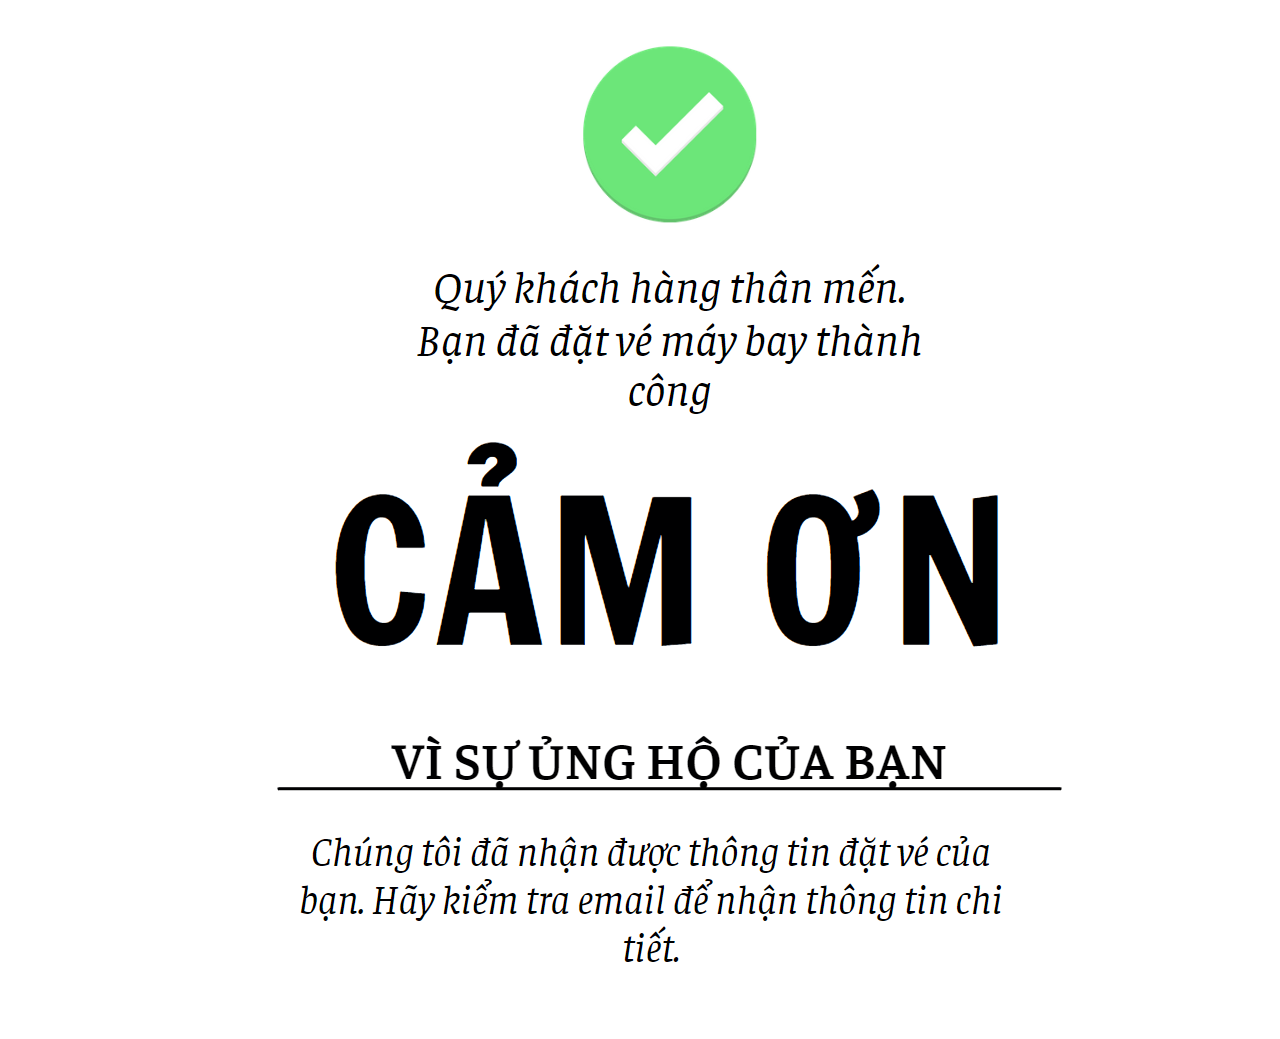
<file: thankyou.html>
<html>
<head>
  <title>Cảm Ơn</title>
  
</head>

<body>
    <style>
        
        #p{
            width: 1000px;
            margin: 0px auto;
        }

    </style>
    <div id="p">
        <img src="/Ảnh chụp màn hình 2024-02-25 203747.png">
    </div>
  
</body>
</html>
</file>
